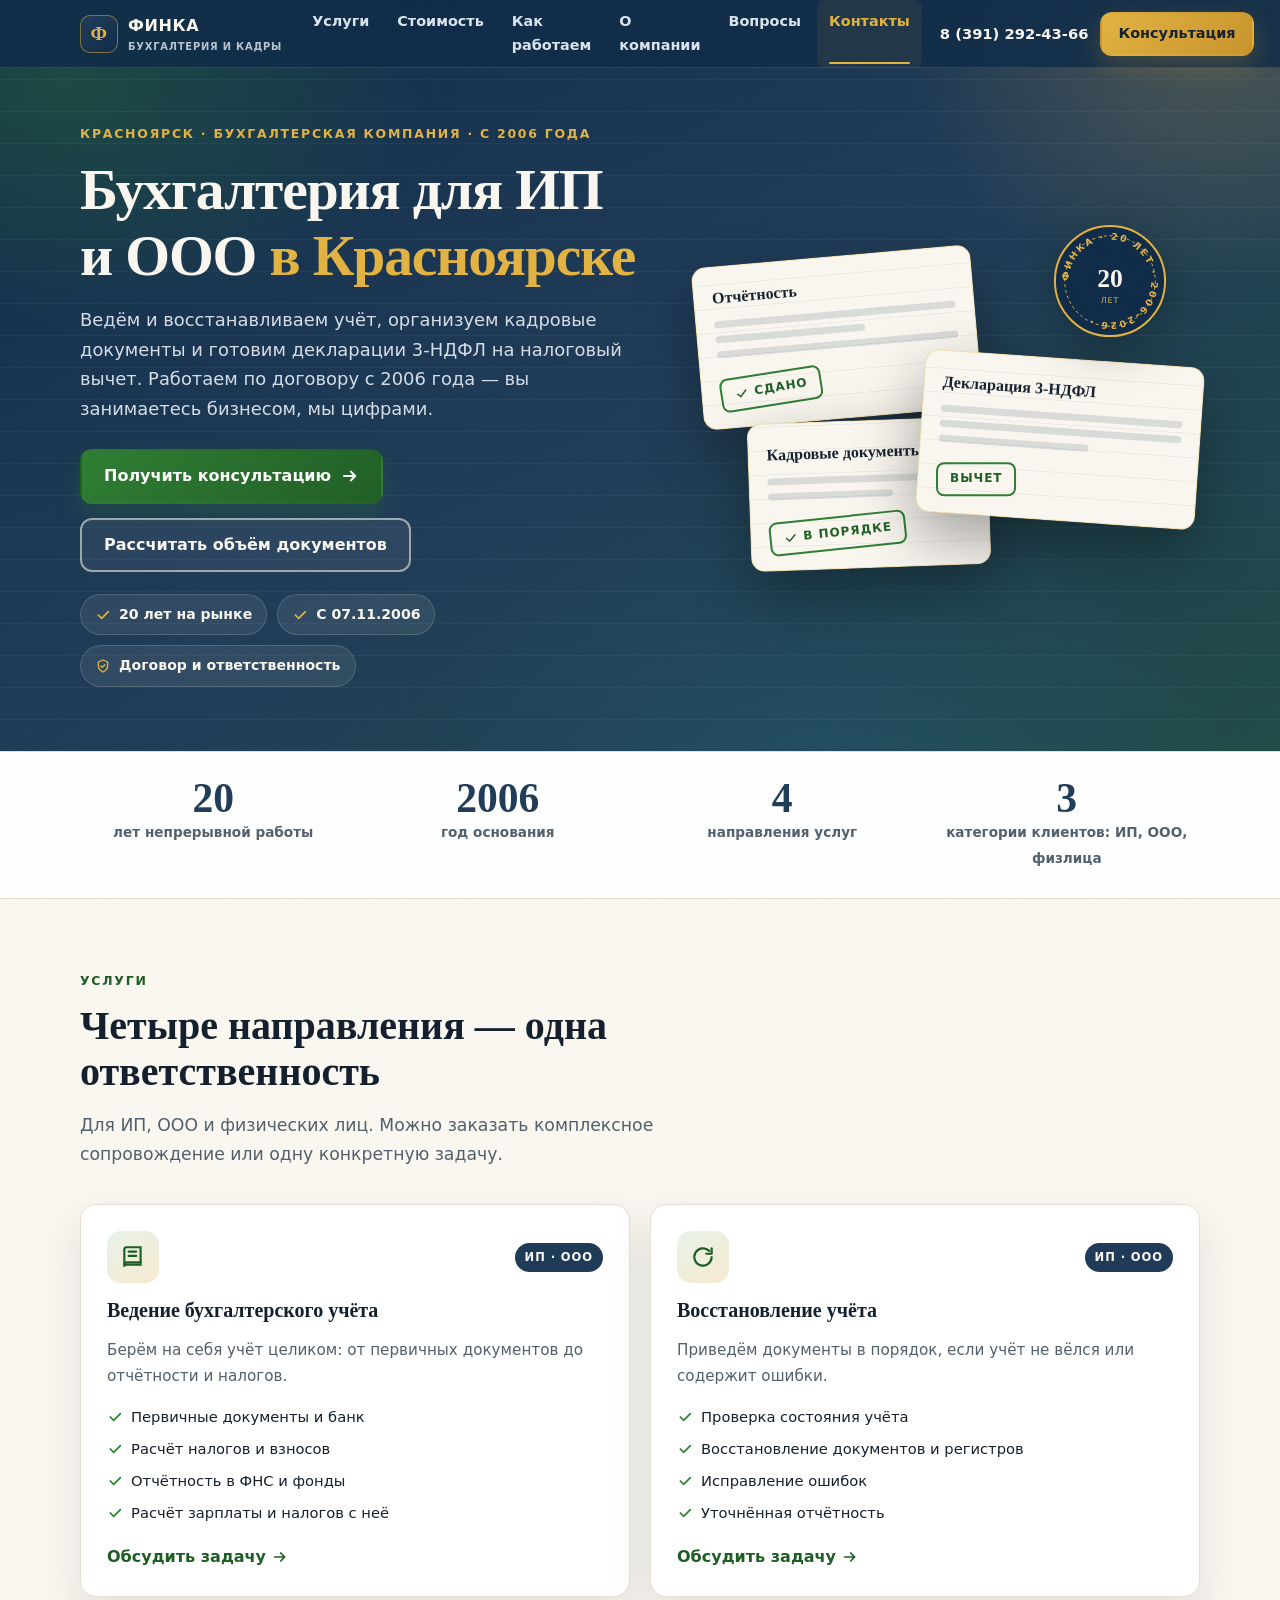
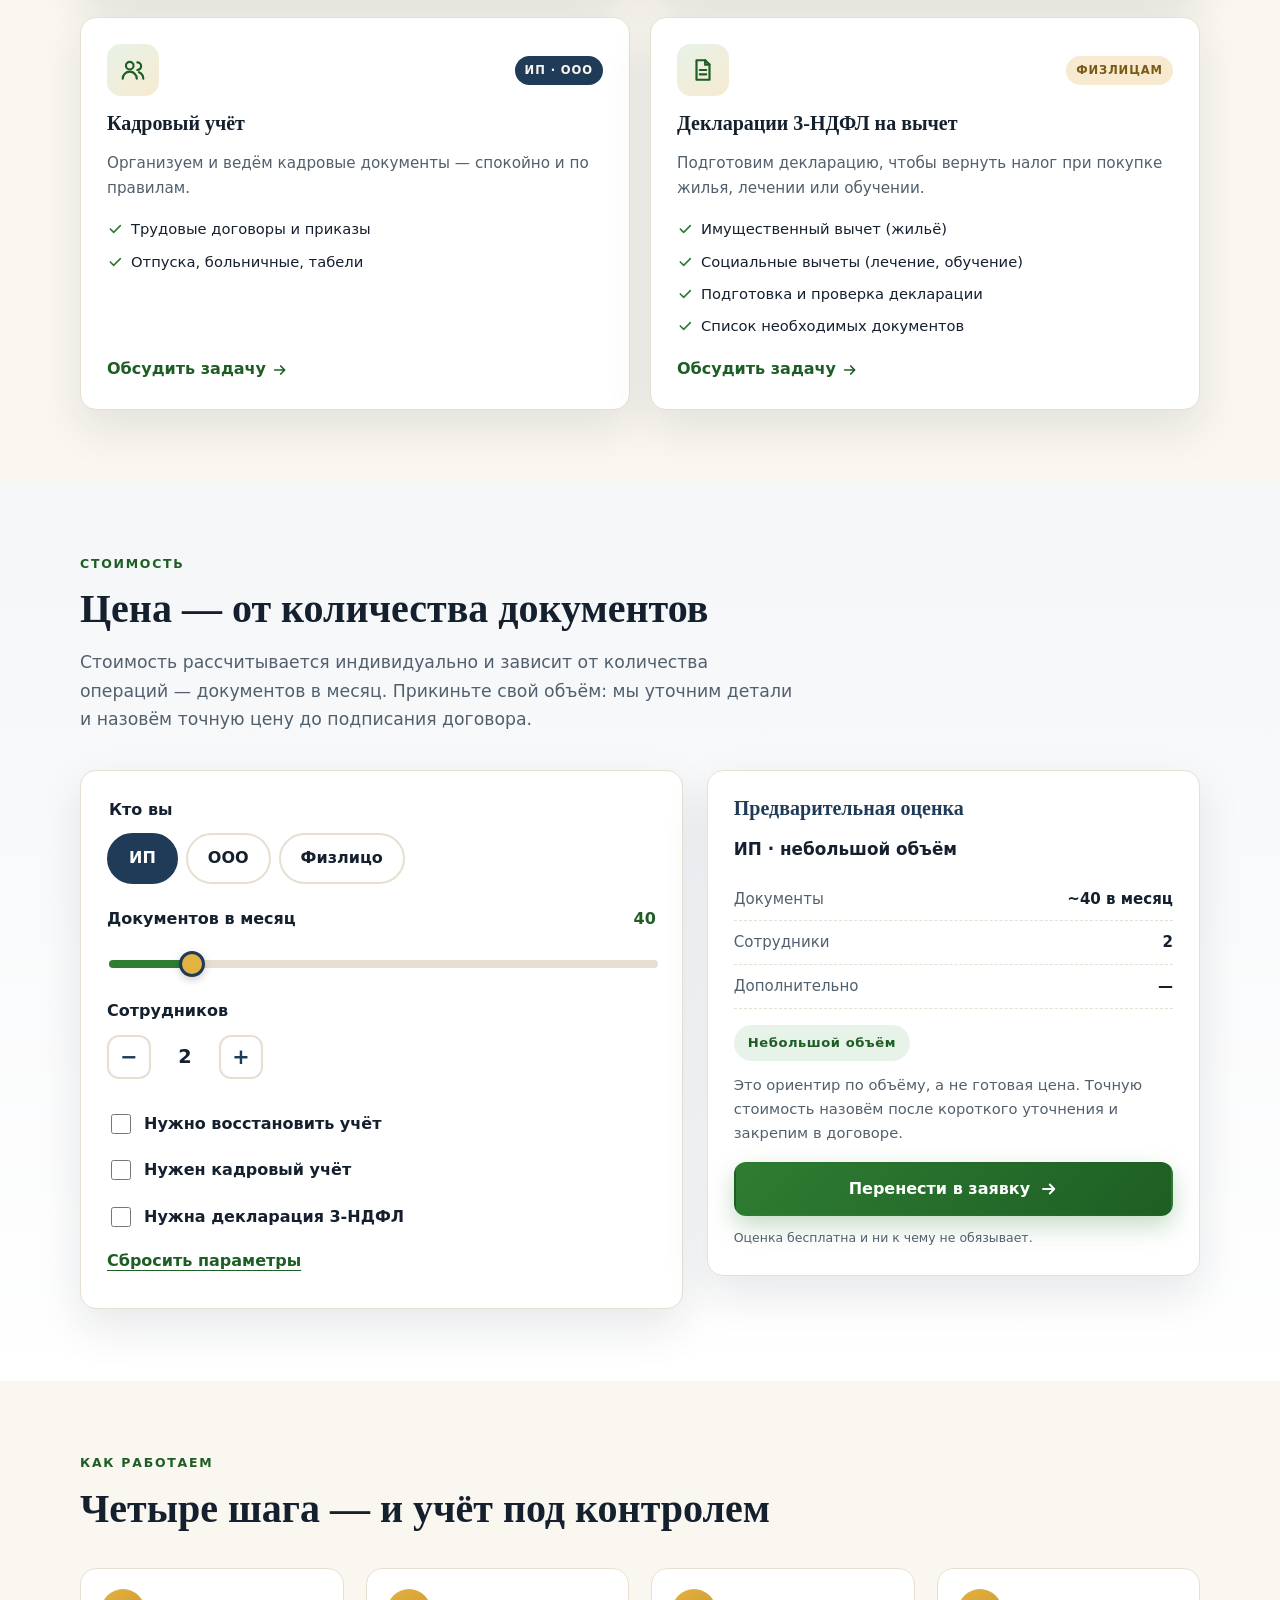
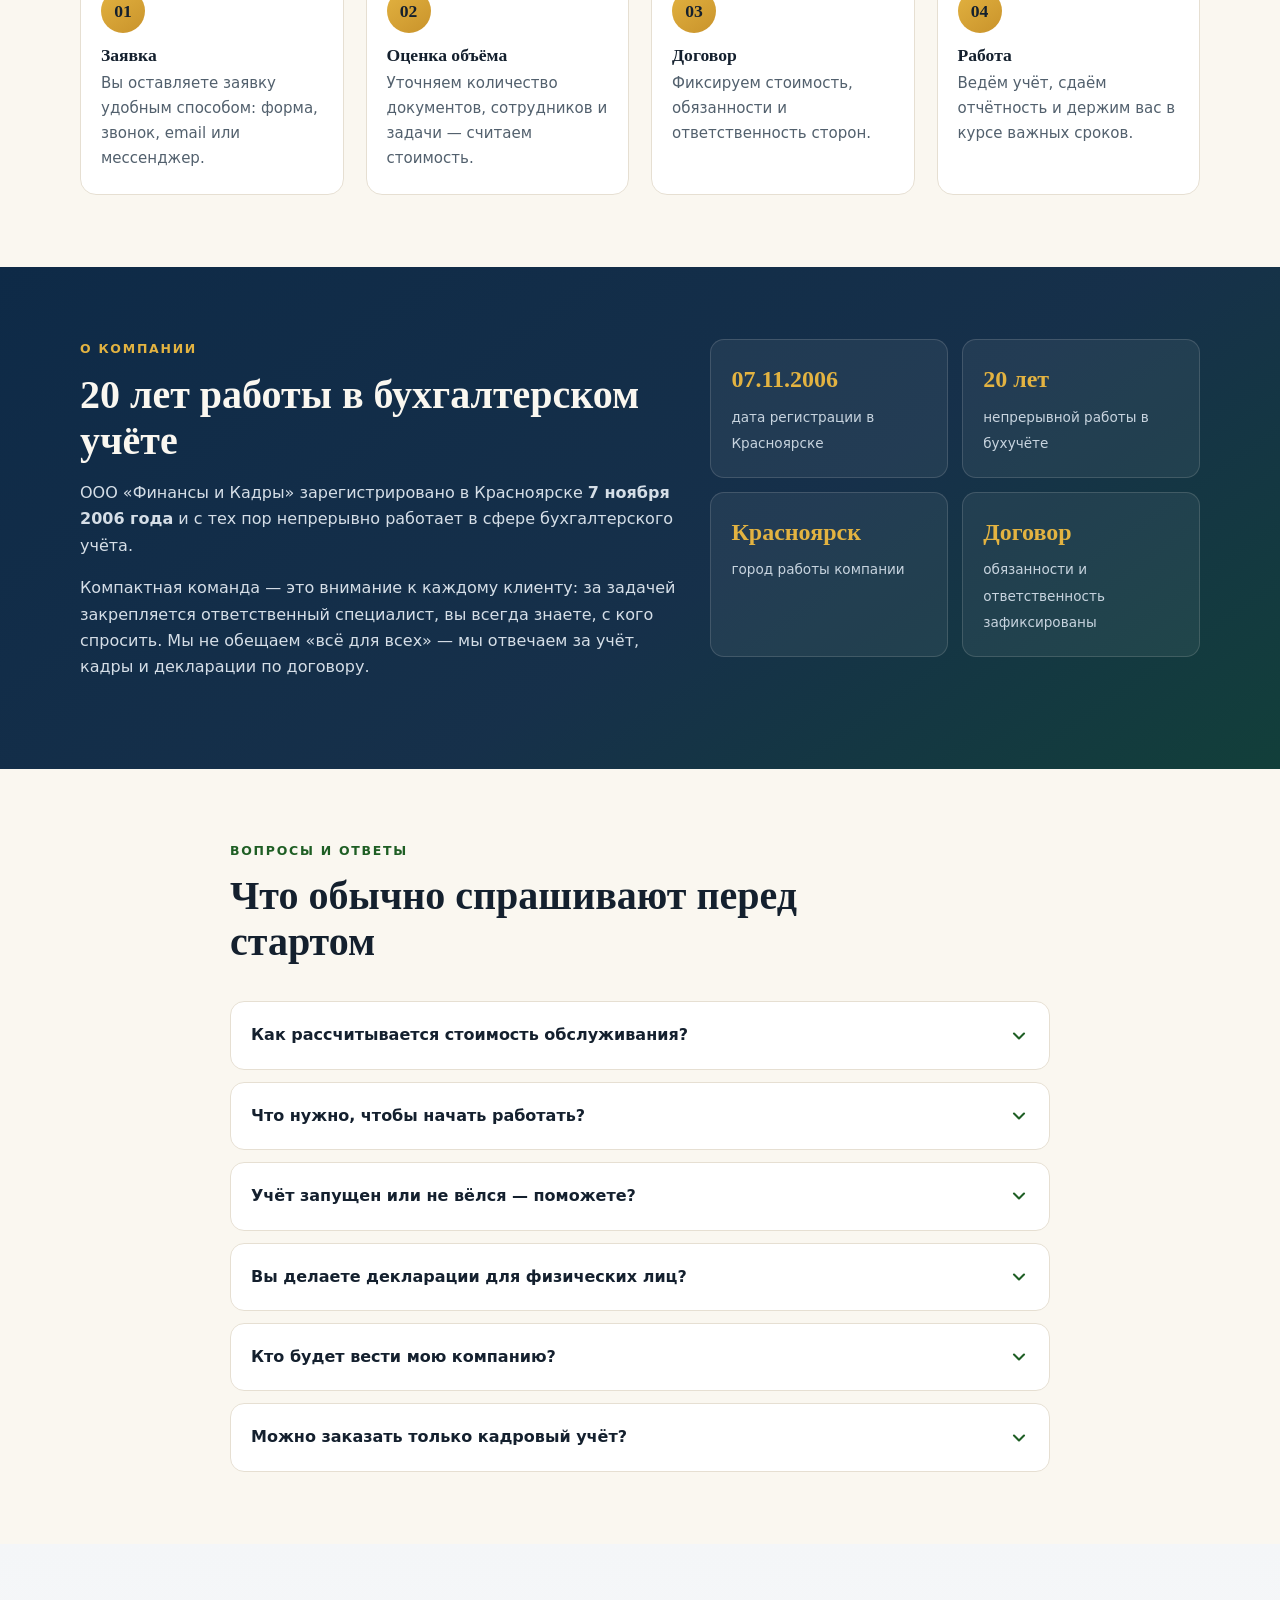
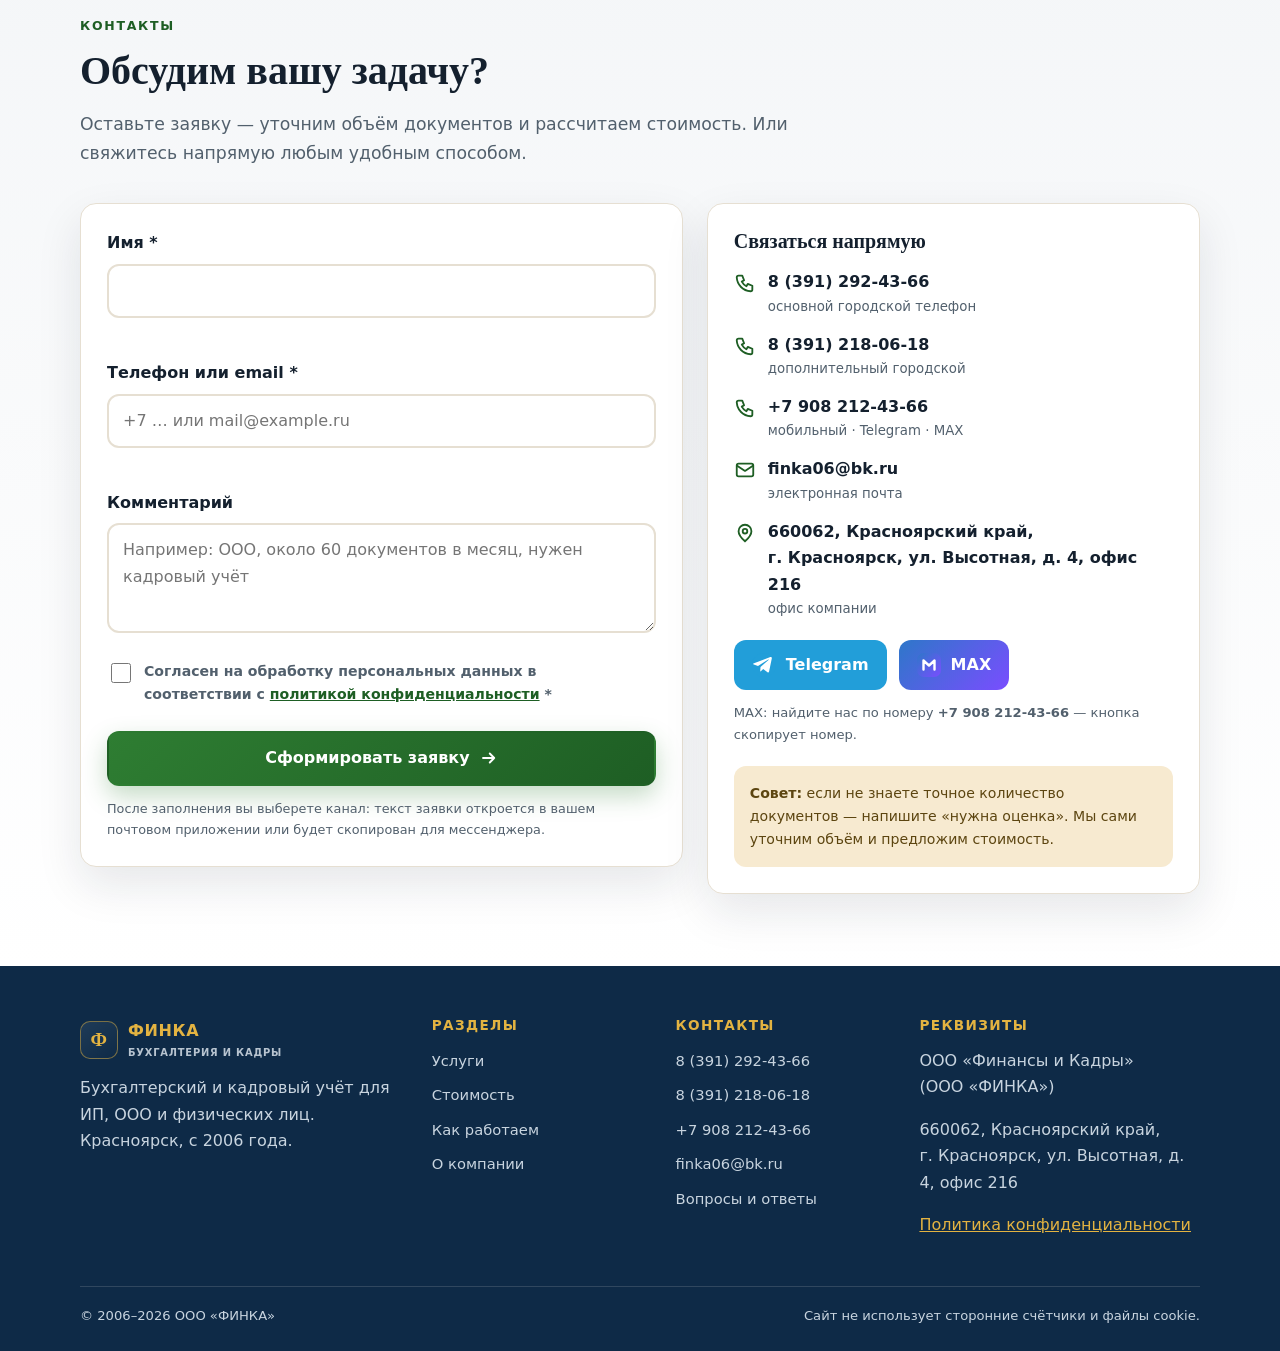
<file: index.html>
<!doctype html>
<html lang="ru">
<head>
  <meta charset="utf-8">
  <meta name="viewport" content="width=device-width, initial-scale=1">
  <title>Бухгалтерские услуги в Красноярске — ООО «ФИНКА» | Бухучёт, кадры, 3-НДФЛ</title>
  <meta name="description" content="Бухгалтерские услуги для ИП и ООО в Красноярске: ведение и восстановление учёта, кадровый учёт, декларации 3-НДФЛ на вычет. ООО «ФИНКА» — с 2006 года. Стоимость — по объёму документов.">
  <meta name="theme-color" content="#0E2A47">
  <meta property="og:title" content="ООО «ФИНКА» — бухгалтерия и кадры в Красноярске">
  <meta property="og:description" content="Ведение и восстановление учёта, кадровые документы, 3-НДФЛ на вычет. 20 лет работы. Стоимость — по количеству документов.">
  <meta property="og:type" content="website">
  <meta property="og:locale" content="ru_RU">
  <link rel="icon" href="data:image/svg+xml,%3Csvg xmlns='http://www.w3.org/2000/svg' viewBox='0 0 64 64'%3E%3Crect width='64' height='64' rx='14' fill='%230E2A47'/%3E%3Cpath d='M18 18h28v6H18zm0 12h20v6H18zm0 12h14v6H18z' fill='%23E3B341'/%3E%3Cpath d='m42 44 6 6 10-14' fill='none' stroke='%232E7D32' stroke-width='5' stroke-linecap='round' stroke-linejoin='round'/%3E%3C/svg%3E">
  <link rel="stylesheet" href="css/base.css">
  <link rel="stylesheet" href="css/landing.css">
  <script>document.documentElement.classList.add('js');</script>
  <script src="js/nav.js" defer></script>
  <script src="js/main.js" defer></script>
  <script type="application/ld+json">
  {
    "@context": "https://schema.org",
    "@type": "AccountingService",
    "name": "ООО «Финансы и Кадры»",
    "alternateName": "ФИНКА",
    "foundingDate": "2006-11-07",
    "email": "finka06@bk.ru",
    "telephone": ["+73912924366", "+73912180618", "+79082124366"],
    "address": {
      "@type": "PostalAddress",
      "postalCode": "660062",
      "addressRegion": "Красноярский край",
      "addressLocality": "Красноярск",
      "streetAddress": "ул. Высотная, д. 4, офис 216",
      "addressCountry": "RU"
    },
    "areaServed": "Красноярск",
    "description": "Бухгалтерское обслуживание ИП и ООО, восстановление учёта, кадровый учёт, декларации 3-НДФЛ на налоговый вычет."
  }
  </script>
</head>
<body>
  <svg width="0" height="0" style="position:absolute" aria-hidden="true">
    <defs>
      <linearGradient id="maxGrad" x1="0" y1="0" x2="1" y2="1"><stop offset="0" stop-color="#2E77C9"/><stop offset="1" stop-color="#7A4DFF"/></linearGradient>
      <symbol id="i-check" viewBox="0 0 24 24"><path d="m5 12 5 5L20 7" fill="none" stroke="currentColor" stroke-width="2.5" stroke-linecap="round" stroke-linejoin="round"/></symbol>
      <symbol id="i-book" viewBox="0 0 24 24"><path d="M4 5a2 2 0 0 1 2-2h13v16H6a2 2 0 0 0-2 2V5Z" fill="none" stroke="currentColor" stroke-width="2"/><path d="M4 19a2 2 0 0 1 2-2h13M8 7h7M8 11h7" fill="none" stroke="currentColor" stroke-width="2" stroke-linecap="round"/></symbol>
      <symbol id="i-refresh" viewBox="0 0 24 24"><path d="M20 12a8 8 0 1 1-2.34-5.66M20 4v5h-5" fill="none" stroke="currentColor" stroke-width="2" stroke-linecap="round" stroke-linejoin="round"/></symbol>
      <symbol id="i-users" viewBox="0 0 24 24"><circle cx="9" cy="8" r="3.5" fill="none" stroke="currentColor" stroke-width="2"/><path d="M2.5 20a6.5 6.5 0 0 1 13 0M16 5a3.5 3.5 0 0 1 0 7M17.5 14a6.5 6.5 0 0 1 4 6" fill="none" stroke="currentColor" stroke-width="2" stroke-linecap="round"/></symbol>
      <symbol id="i-file" viewBox="0 0 24 24"><path d="M6 3h8l4 4v14H6V3Z" fill="none" stroke="currentColor" stroke-width="2" stroke-linejoin="round"/><path d="M14 3v4h4M9 12h6M9 16h6" fill="none" stroke="currentColor" stroke-width="2" stroke-linecap="round"/></symbol>
      <symbol id="i-phone" viewBox="0 0 24 24"><path d="M5 4h4l2 5-2.5 1.5a12 12 0 0 0 5 5L15 13l5 2v4a2 2 0 0 1-2 2A16 16 0 0 1 3 6a2 2 0 0 1 2-2Z" fill="none" stroke="currentColor" stroke-width="2" stroke-linejoin="round"/></symbol>
      <symbol id="i-mail" viewBox="0 0 24 24"><rect x="3" y="5" width="18" height="14" rx="2" fill="none" stroke="currentColor" stroke-width="2"/><path d="m3 7 9 6 9-6" fill="none" stroke="currentColor" stroke-width="2" stroke-linejoin="round"/></symbol>
      <symbol id="i-pin" viewBox="0 0 24 24"><path d="M12 21s7-6.1 7-11a7 7 0 1 0-14 0c0 4.9 7 11 7 11Z" fill="none" stroke="currentColor" stroke-width="2"/><circle cx="12" cy="10" r="2.5" fill="none" stroke="currentColor" stroke-width="2"/></symbol>
      <symbol id="i-chev" viewBox="0 0 24 24"><path d="m6 9 6 6 6-6" fill="none" stroke="currentColor" stroke-width="2.5" stroke-linecap="round" stroke-linejoin="round"/></symbol>
      <symbol id="i-arrow" viewBox="0 0 24 24"><path d="M4 12h15m-6-6 6 6-6 6" fill="none" stroke="currentColor" stroke-width="2.5" stroke-linecap="round" stroke-linejoin="round"/></symbol>
      <symbol id="i-shield" viewBox="0 0 24 24"><path d="M12 3 5 6v5c0 5 3.4 8.4 7 10 3.6-1.6 7-5 7-10V6l-7-3Z" fill="none" stroke="currentColor" stroke-width="2" stroke-linejoin="round"/><path d="m9 12 2 2 4-4" fill="none" stroke="currentColor" stroke-width="2" stroke-linecap="round" stroke-linejoin="round"/></symbol>
      <symbol id="i-tg" viewBox="0 0 24 24"><circle cx="12" cy="12" r="12" fill="#229ED9"/><path d="m19.8 5.4-2.7 13.1c-.2 1-.8 1.2-1.6.8l-4.3-3.2-2.1 2c-.2.2-.4.4-.9.4l.3-4.4 8-7.2c.4-.3-.1-.5-.6-.2l-9.9 6.2-4.2-1.3c-.9-.3-.9-.9.2-1.3l16.4-6.3c.8-.3 1.5.2 1.4 1.4Z" fill="#fff"/></symbol>
      <symbol id="i-max" viewBox="0 0 24 24"><rect width="24" height="24" rx="7" fill="url(#maxGrad)"/><path d="M6.5 16.5V7.5l5.5 5 5.5-5v9" fill="none" stroke="#fff" stroke-width="2.4" stroke-linecap="round" stroke-linejoin="round"/></symbol>
    </defs>
  </svg>

  <a class="skip" href="#main">К основному содержимому</a>
  <div class="grain" aria-hidden="true"></div>

  <header class="site-header" id="siteHeader">
    <div class="wrap header-inner">
      <a class="brand" href="#hero" aria-label="ФИНКА — на главную">
        <span class="brand-mark">Ф</span>
        <span>ФИНКА<small>бухгалтерия и кадры</small></span>
      </a>
      <nav class="site-nav" id="siteNav" aria-label="Основная навигация">
        <a href="#services">Услуги</a>
        <a href="#pricing">Стоимость</a>
        <a href="#process">Как работаем</a>
        <a href="#about">О компании</a>
        <a href="#faq">Вопросы</a>
        <a href="#contact">Контакты</a>
      </nav>
      <div class="header-actions">
        <a class="h-phone" href="tel:+73912924366">8 (391) 292-43-66</a>
        <a class="btn btn-gold btn-sm" href="#contact">Консультация</a>
        <button class="burger" id="burger" type="button" aria-expanded="false" aria-controls="siteNav" aria-label="Открыть меню">
          <span></span><span></span><span></span>
        </button>
      </div>
    </div>
  </header>

  <main id="main">
    <section class="hero" id="hero">
      <div class="wrap hero-grid">
        <div class="hero-copy">
          <p class="eyebrow rise">Красноярск · бухгалтерская компания · с 2006 года</p>
          <h1 class="rise">Бухгалтерия для ИП и ООО <em>в Красноярске</em></h1>
          <p class="hero-lead rise">Ведём и восстанавливаем учёт, организуем кадровые документы и готовим декларации 3-НДФЛ на налоговый вычет. Работаем по договору с 2006 года — вы занимаетесь бизнесом, мы цифрами.</p>
          <div class="cta-row rise">
            <a class="btn btn-green" href="#contact">Получить консультацию <svg width="18" height="18"><use href="#i-arrow"/></svg></a>
            <a class="btn btn-ghost" href="#pricing">Рассчитать объём документов</a>
          </div>
          <ul class="chips rise">
            <li><svg><use href="#i-check"/></svg>20 лет на рынке</li>
            <li><svg><use href="#i-check"/></svg>С 07.11.2006</li>
            <li><svg><use href="#i-shield"/></svg>Договор и ответственность</li>
          </ul>
        </div>
        <div class="hero-art rise" aria-hidden="true">
          <div class="doc-card doc-1" data-speed="0.05">
            <div class="doc-title">Отчётность</div>
            <div class="doc-line"></div><div class="doc-line short"></div><div class="doc-line"></div>
            <span class="doc-stamp"><svg width="14" height="14"><use href="#i-check"/></svg>СДАНО</span>
          </div>
          <div class="doc-card doc-2" data-speed="-0.04">
            <div class="doc-title">Декларация 3-НДФЛ</div>
            <div class="doc-line"></div><div class="doc-line"></div><div class="doc-line short"></div>
            <span class="doc-stamp">ВЫЧЕТ</span>
          </div>
          <div class="doc-card doc-3" data-speed="0.03">
            <div class="doc-title">Кадровые документы</div>
            <div class="doc-line"></div><div class="doc-line short"></div>
            <span class="doc-stamp"><svg width="14" height="14"><use href="#i-check"/></svg>В ПОРЯДКЕ</span>
          </div>
          <div class="seal" data-speed="-0.06">
            <svg viewBox="0 0 120 120">
              <defs><path id="sealPath" d="M60 60 m-42 0 a42 42 0 1 1 84 0 a42 42 0 1 1 -84 0"/></defs>
              <circle cx="60" cy="60" r="56" fill="#0E2A47" stroke="#E3B341" stroke-width="2"/>
              <circle cx="60" cy="60" r="46" fill="none" stroke="#E3B341" stroke-width="1" stroke-dasharray="3 3"/>
              <text fill="#E3B341" font-size="9.5" font-weight="700" letter-spacing="2"><textPath href="#sealPath">ФИНКА · 20 ЛЕТ · 2006–2026 ·</textPath></text>
              <text x="60" y="66" text-anchor="middle" fill="#FAF7F0" font-size="26" font-family="Georgia,serif" font-weight="700">20</text>
              <text x="60" y="82" text-anchor="middle" fill="#E3B341" font-size="8" letter-spacing="1">ЛЕТ</text>
            </svg>
          </div>
        </div>
      </div>
    </section>

    <section class="stats" aria-label="Ключевые факты">
      <div class="wrap stats-grid">
        <div class="stat"><b data-count="20">20</b><span>лет непрерывной работы</span></div>
        <div class="stat"><b>2006</b><span>год основания</span></div>
        <div class="stat"><b data-count="4">4</b><span>направления услуг</span></div>
        <div class="stat"><b data-count="3">3</b><span>категории клиентов: ИП, ООО, физлица</span></div>
      </div>
    </section>

    <section class="section" id="services">
      <div class="wrap">
        <header class="sec-head reveal">
          <p class="eyebrow">Услуги</p>
          <h2>Четыре направления — одна ответственность</h2>
          <p class="sec-lead">Для ИП, ООО и физических лиц. Можно заказать комплексное сопровождение или одну конкретную задачу.</p>
        </header>
        <div class="services-grid">
          <article class="card service reveal">
            <div class="service-top"><span class="service-icon"><svg><use href="#i-book"/></svg></span><span class="tag">ИП · ООО</span></div>
            <h3>Ведение бухгалтерского учёта</h3>
            <p>Берём на себя учёт целиком: от первичных документов до отчётности и налогов.</p>
            <ul>
              <li><svg><use href="#i-check"/></svg>Первичные документы и банк</li>
              <li><svg><use href="#i-check"/></svg>Расчёт налогов и взносов</li>
              <li><svg><use href="#i-check"/></svg>Отчётность в ФНС и фонды</li>
              <li><svg><use href="#i-check"/></svg>Расчёт зарплаты и налогов с неё</li>
            </ul>
            <a class="s-link" href="#contact" data-service="Ведение бухгалтерского учёта">Обсудить задачу <svg width="16" height="16"><use href="#i-arrow"/></svg></a>
          </article>
          <article class="card service reveal" data-delay="1">
            <div class="service-top"><span class="service-icon"><svg><use href="#i-refresh"/></svg></span><span class="tag">ИП · ООО</span></div>
            <h3>Восстановление учёта</h3>
            <p>Приведём документы в порядок, если учёт не вёлся или содержит ошибки.</p>
            <ul>
              <li><svg><use href="#i-check"/></svg>Проверка состояния учёта</li>
              <li><svg><use href="#i-check"/></svg>Восстановление документов и регистров</li>
              <li><svg><use href="#i-check"/></svg>Исправление ошибок</li>
              <li><svg><use href="#i-check"/></svg>Уточнённая отчётность</li>
            </ul>
            <a class="s-link" href="#contact" data-service="Восстановление бухгалтерского учёта">Обсудить задачу <svg width="16" height="16"><use href="#i-arrow"/></svg></a>
          </article>
          <article class="card service reveal" data-delay="2">
            <div class="service-top"><span class="service-icon"><svg><use href="#i-users"/></svg></span><span class="tag">ИП · ООО</span></div>
            <h3>Кадровый учёт</h3>
            <p>Организуем и ведём кадровые документы — спокойно и по правилам.</p>
            <ul>
              <li><svg><use href="#i-check"/></svg>Трудовые договоры и приказы</li>
              <li><svg><use href="#i-check"/></svg>Отпуска, больничные, табели</li>
            </ul>
            <a class="s-link" href="#contact" data-service="Кадровый учёт">Обсудить задачу <svg width="16" height="16"><use href="#i-arrow"/></svg></a>
          </article>
          <article class="card service reveal" data-delay="3">
            <div class="service-top"><span class="service-icon"><svg><use href="#i-file"/></svg></span><span class="tag tag-gold">Физлицам</span></div>
            <h3>Декларации 3-НДФЛ на вычет</h3>
            <p>Подготовим декларацию, чтобы вернуть налог при покупке жилья, лечении или обучении.</p>
            <ul>
              <li><svg><use href="#i-check"/></svg>Имущественный вычет (жильё)</li>
              <li><svg><use href="#i-check"/></svg>Социальные вычеты (лечение, обучение)</li>
              <li><svg><use href="#i-check"/></svg>Подготовка и проверка декларации</li>
              <li><svg><use href="#i-check"/></svg>Список необходимых документов</li>
            </ul>
            <a class="s-link" href="#contact" data-service="Декларация 3-НДФЛ на налоговый вычет">Обсудить задачу <svg width="16" height="16"><use href="#i-arrow"/></svg></a>
          </article>
        </div>
      </div>
    </section>

    <section class="section section-tint" id="pricing">
      <div class="wrap">
        <header class="sec-head reveal">
          <p class="eyebrow">Стоимость</p>
          <h2>Цена — от количества документов</h2>
          <p class="sec-lead">Стоимость рассчитывается индивидуально и зависит от количества операций — документов в месяц. Прикиньте свой объём: мы уточним детали и назовём точную цену до подписания договора.</p>
        </header>
        <div class="calc-grid">
          <div class="card calc-controls reveal">
            <fieldset>
              <legend>Кто вы</legend>
              <div class="seg-row">
                <label class="seg-pill"><input type="radio" name="segment" value="ip" checked><span>ИП</span></label>
                <label class="seg-pill"><input type="radio" name="segment" value="ooo"><span>ООО</span></label>
                <label class="seg-pill"><input type="radio" name="segment" value="phys"><span>Физлицо</span></label>
              </div>
            </fieldset>
            <div id="bizControls">
              <div class="calc-row">
                <div class="calc-row-head"><label class="calc-label" for="docsRange">Документов в месяц</label><output id="docsOut" for="docsRange">40</output></div>
                <input type="range" id="docsRange" min="0" max="300" step="5" value="40">
              </div>
              <div class="calc-row">
                <span class="calc-label">Сотрудников</span>
                <div class="stepper">
                  <button type="button" id="staffMinus" aria-label="Уменьшить число сотрудников">−</button>
                  <b id="staffVal" aria-live="polite">2</b>
                  <button type="button" id="staffPlus" aria-label="Увеличить число сотрудников">+</button>
                </div>
              </div>
              <label class="check-row"><input type="checkbox" id="optRecovery"><span>Нужно восстановить учёт</span></label>
              <label class="check-row"><input type="checkbox" id="optHr"><span>Нужен кадровый учёт</span></label>
              <label class="check-row"><input type="checkbox" id="optNdfl"><span>Нужна декларация 3-НДФЛ</span></label>
            </div>
            <div id="physControls" hidden>
              <label class="calc-label" for="deductionSelect">Какой вычет нужен</label>
              <select id="deductionSelect">
                <option value="property">Имущественный — покупка жилья</option>
                <option value="social">Социальный — лечение, обучение</option>
                <option value="multi">Несколько вычетов</option>
              </select>
            </div>
            <button type="button" class="btn-text" id="calcReset">Сбросить параметры</button>
          </div>
          <aside class="card calc-summary reveal" data-delay="1" aria-live="polite">
            <h3>Предварительная оценка</h3>
            <p id="calcProfile">ИП · небольшой объём</p>
            <div id="calcRows"></div>
            <span class="volume vol-s" id="volumeBadge">Небольшой объём</span>
            <p class="calc-note">Это ориентир по объёму, а не готовая цена. Точную стоимость назовём после короткого уточнения и закрепим в договоре.</p>
            <button type="button" class="btn btn-green" id="calcTransfer" style="width:100%">Перенести в заявку <svg width="18" height="18"><use href="#i-arrow"/></svg></button>
            <p class="fineprint">Оценка бесплатна и ни к чему не обязывает.</p>
          </aside>
        </div>
      </div>
    </section>

    <section class="section" id="process">
      <div class="wrap">
        <header class="sec-head reveal">
          <p class="eyebrow">Как работаем</p>
          <h2>Четыре шага — и учёт под контролем</h2>
        </header>
        <ol class="steps">
          <li class="step reveal"><span class="step-num">01</span><h3>Заявка</h3><p>Вы оставляете заявку удобным способом: форма, звонок, email или мессенджер.</p></li>
          <li class="step reveal" data-delay="1"><span class="step-num">02</span><h3>Оценка объёма</h3><p>Уточняем количество документов, сотрудников и задачи — считаем стоимость.</p></li>
          <li class="step reveal" data-delay="2"><span class="step-num">03</span><h3>Договор</h3><p>Фиксируем стоимость, обязанности и ответственность сторон.</p></li>
          <li class="step reveal" data-delay="3"><span class="step-num">04</span><h3>Работа</h3><p>Ведём учёт, сдаём отчётность и держим вас в курсе важных сроков.</p></li>
        </ol>
      </div>
    </section>

    <section class="section section-dark" id="about">
      <div class="wrap about-grid">
        <div class="about-copy reveal">
          <p class="eyebrow">О компании</p>
          <h2>20 лет работы в бухгалтерском учёте</h2>
          <p>ООО «Финансы и Кадры» зарегистрировано в Красноярске <strong>7 ноября 2006 года</strong> и с тех пор непрерывно работает в сфере бухгалтерского учёта.</p>
          <p>Компактная команда — это внимание к каждому клиенту: за задачей закрепляется ответственный специалист, вы всегда знаете, с кого спросить. Мы не обещаем «всё для всех» — мы отвечаем за учёт, кадры и декларации по договору.</p>
        </div>
        <div class="facts reveal" data-delay="1">
          <div class="fact"><b>07.11.2006</b><span>дата регистрации в Красноярске</span></div>
          <div class="fact"><b>20 лет</b><span>непрерывной работы в бухучёте</span></div>
          <div class="fact"><b>Красноярск</b><span>город работы компании</span></div>
          <div class="fact"><b>Договор</b><span>обязанности и ответственность зафиксированы</span></div>
        </div>
      </div>
    </section>

    <section class="section" id="faq">
      <div class="wrap wrap-narrow">
        <header class="sec-head reveal">
          <p class="eyebrow">Вопросы и ответы</p>
          <h2>Что обычно спрашивают перед стартом</h2>
        </header>
        <div class="faq-list">
          <div class="faq-item reveal">
            <button class="faq-q" type="button" aria-expanded="false"><span>Как рассчитывается стоимость обслуживания?</span><svg><use href="#i-chev"/></svg></button>
            <div class="faq-a"><div class="faq-a-in"><p>Стоимость зависит от количества операций — документов в месяц — и набора задач. Предварительный объём можно прикинуть в калькуляторе выше, точную цену мы называем после уточнения и фиксируем в договоре.</p></div></div>
          </div>
          <div class="faq-item reveal" data-delay="1">
            <button class="faq-q" type="button" aria-expanded="false"><span>Что нужно, чтобы начать работать?</span><svg><use href="#i-chev"/></svg></button>
            <div class="faq-a"><div class="faq-a-in"><p>Оставьте заявку. Мы уточним задачи и объём документов, согласуем стоимость и подпишем договор. После этого вы передаёте документы — мы берём учёт на себя.</p></div></div>
          </div>
          <div class="faq-item reveal" data-delay="2">
            <button class="faq-q" type="button" aria-expanded="false"><span>Учёт запущен или не вёлся — поможете?</span><svg><use href="#i-chev"/></svg></button>
            <div class="faq-a"><div class="faq-a-in"><p>Да. Восстановление учёта — отдельное направление: проверим состояние, восстановим документы и отчётность, исправим ошибки и подготовим уточнённые отчёты.</p></div></div>
          </div>
          <div class="faq-item reveal">
            <button class="faq-q" type="button" aria-expanded="false"><span>Вы делаете декларации для физических лиц?</span><svg><use href="#i-chev"/></svg></button>
            <div class="faq-a"><div class="faq-a-in"><p>Да. Готовим декларации 3-НДФЛ на вычеты: при покупке жилья, расходах на лечение и обучение. Подскажем, какие документы нужны именно в вашей ситуации.</p></div></div>
          </div>
          <div class="faq-item reveal" data-delay="1">
            <button class="faq-q" type="button" aria-expanded="false"><span>Кто будет вести мою компанию?</span><svg><use href="#i-chev"/></svg></button>
            <div class="faq-a"><div class="faq-a-in"><p>Небольшая команда специалистов. За каждым клиентом закрепляется ответственный — вы всегда знаете, с кого спросить по своей задаче.</p></div></div>
          </div>
          <div class="faq-item reveal" data-delay="2">
            <button class="faq-q" type="button" aria-expanded="false"><span>Можно заказать только кадровый учёт?</span><svg><use href="#i-chev"/></svg></button>
            <div class="faq-a"><div class="faq-a-in"><p>Да. Организация кадрового учёта — отдельная услуга: трудовые договоры, приказы, отпуска, больничные, табели.</p></div></div>
          </div>
        </div>
      </div>
    </section>

    <section class="section section-tint" id="contact">
      <div class="wrap">
        <header class="sec-head reveal">
          <p class="eyebrow">Контакты</p>
          <h2>Обсудим вашу задачу?</h2>
          <p class="sec-lead">Оставьте заявку — уточним объём документов и рассчитаем стоимость. Или свяжитесь напрямую любым удобным способом.</p>
        </header>
        <div class="contact-grid">
          <div class="card form-card reveal">
            <form id="leadForm" novalidate>
              <div class="field">
                <label for="name">Имя <span aria-hidden="true">*</span></label>
                <input id="name" name="name" type="text" autocomplete="name" required aria-describedby="err-name">
                <span class="field-error" id="err-name" aria-live="polite"></span>
              </div>
              <div class="field">
                <label for="contactInput">Телефон или email <span aria-hidden="true">*</span></label>
                <input id="contactInput" name="contact" type="text" autocomplete="tel" required aria-describedby="err-contact" placeholder="+7 … или mail@example.ru">
                <span class="field-error" id="err-contact" aria-live="polite"></span>
              </div>
              <div class="field">
                <label for="message">Комментарий</label>
                <textarea id="message" name="message" placeholder="Например: ООО, около 60 документов в месяц, нужен кадровый учёт"></textarea>
              </div>
              <div class="hp" aria-hidden="true"><label>Не заполняйте это поле<input id="website" name="website" type="text" tabindex="-1" autocomplete="off"></label></div>
              <div class="field consent">
                <label><input id="consent" type="checkbox" required aria-describedby="err-consent"><span>Согласен на обработку персональных данных в соответствии с <a href="privacy.html" target="_blank" rel="noopener">политикой конфиденциальности</a> <span aria-hidden="true">*</span></span></label>
                <span class="field-error" id="err-consent" aria-live="polite"></span>
              </div>
              <button class="btn btn-green" type="submit" style="width:100%">Сформировать заявку <svg width="18" height="18"><use href="#i-arrow"/></svg></button>
              <p class="form-note">После заполнения вы выберете канал: текст заявки откроется в вашем почтовом приложении или будет скопирован для мессенджера.</p>
            </form>
            <div class="lead-success" id="leadSuccess" hidden>
              <span class="success-icon"><svg><use href="#i-check"/></svg></span>
              <h3>Заявка сформирована</h3>
              <p>Выберите канал — сообщение уже готово:</p>
              <pre id="successPreview"></pre>
              <div class="send-grid">
                <a class="btn btn-green" id="sendEmail" href="#">Отправить на email</a>
                <a class="btn btn-outline" id="sendTg" href="https://t.me/+79082124366" target="_blank" rel="noopener">Telegram</a>
                <a class="btn btn-outline" id="sendMax" href="https://max.ru" target="_blank" rel="noopener">MAX</a>
                <button class="btn btn-outline" id="copyMsg" type="button">Скопировать текст</button>
              </div>
              <button class="btn-text" id="editLead" type="button">← Изменить заявку</button>
            </div>
          </div>
          <aside class="card contact-side reveal" data-delay="1">
            <h3>Связаться напрямую</h3>
            <ul class="contact-list">
              <li><svg><use href="#i-phone"/></svg><div><a href="tel:+73912924366">8 (391) 292-43-66</a><small>основной городской телефон</small></div></li>
              <li><svg><use href="#i-phone"/></svg><div><a href="tel:+73912180618">8 (391) 218-06-18</a><small>дополнительный городской</small></div></li>
              <li><svg><use href="#i-phone"/></svg><div><a href="tel:+79082124366">+7 908 212-43-66</a><small>мобильный · Telegram · MAX</small></div></li>
              <li><svg><use href="#i-mail"/></svg><div><a href="mailto:finka06@bk.ru">finka06@bk.ru</a><small>электронная почта</small></div></li>
              <li><svg><use href="#i-pin"/></svg><div><address>660062, Красноярский край,<br>г. Красноярск, ул. Высотная, д. 4, офис 216</address><small>офис компании</small></div></li>
            </ul>
            <div class="messenger-row">
              <a class="m-btn m-tg" href="https://t.me/+79082124366" target="_blank" rel="noopener"><svg><use href="#i-tg"/></svg>Telegram</a>
              <a class="m-btn m-max" id="maxDirect" href="https://max.ru" target="_blank" rel="noopener"><svg><use href="#i-max"/></svg>MAX</a>
            </div>
            <p class="max-hint">MAX: найдите нас по номеру <strong>+7 908 212-43-66</strong> — кнопка скопирует номер.</p>
            <div class="side-note"><strong>Совет:</strong> если не знаете точное количество документов — напишите «нужна оценка». Мы сами уточним объём и предложим стоимость.</div>
          </aside>
        </div>
      </div>
    </section>
  </main>

  <footer class="site-footer">
    <div class="wrap footer-grid">
      <div>
        <a class="brand" href="#hero"><span class="brand-mark">Ф</span><span>ФИНКА<small>бухгалтерия и кадры</small></span></a>
        <p>Бухгалтерский и кадровый учёт для ИП, ООО и физических лиц. Красноярск, с 2006 года.</p>
      </div>
      <div>
        <h3>Разделы</h3>
        <ul class="footer-links">
          <li><a href="#services">Услуги</a></li>
          <li><a href="#pricing">Стоимость</a></li>
          <li><a href="#process">Как работаем</a></li>
          <li><a href="#about">О компании</a></li>
        </ul>
      </div>
      <div>
        <h3>Контакты</h3>
        <ul class="footer-links">
          <li><a href="tel:+73912924366">8 (391) 292-43-66</a></li>
          <li><a href="tel:+73912180618">8 (391) 218-06-18</a></li>
          <li><a href="tel:+79082124366">+7 908 212-43-66</a></li>
          <li><a href="mailto:finka06@bk.ru">finka06@bk.ru</a></li>
          <li><a href="#faq">Вопросы и ответы</a></li>
        </ul>
      </div>
      <div>
        <h3>Реквизиты</h3>
        <p>ООО «Финансы и Кадры»<br>(ООО «ФИНКА»)</p>
        <p>660062, Красноярский край,<br>г. Красноярск, ул. Высотная, д. 4, офис 216</p>
        <p><a href="privacy.html">Политика конфиденциальности</a></p>
      </div>
    </div>
    <div class="wrap footer-bottom">
      <span>© 2006–<span id="year">2026</span> ООО «ФИНКА»</span>
      <span>Сайт не использует сторонние счётчики и файлы cookie.</span>
    </div>
  </footer>

  <div class="mobile-cta" id="mobileCta">
    <a class="m-call" href="tel:+73912924366" aria-label="Позвонить по номеру 8 (391) 292-43-66"><svg><use href="#i-phone"/></svg></a>
    <a class="btn btn-gold" href="#contact">Получить консультацию</a>
  </div>
  <div class="toast" id="toast" role="status" aria-live="polite"></div>
</body>
</html>
</file>
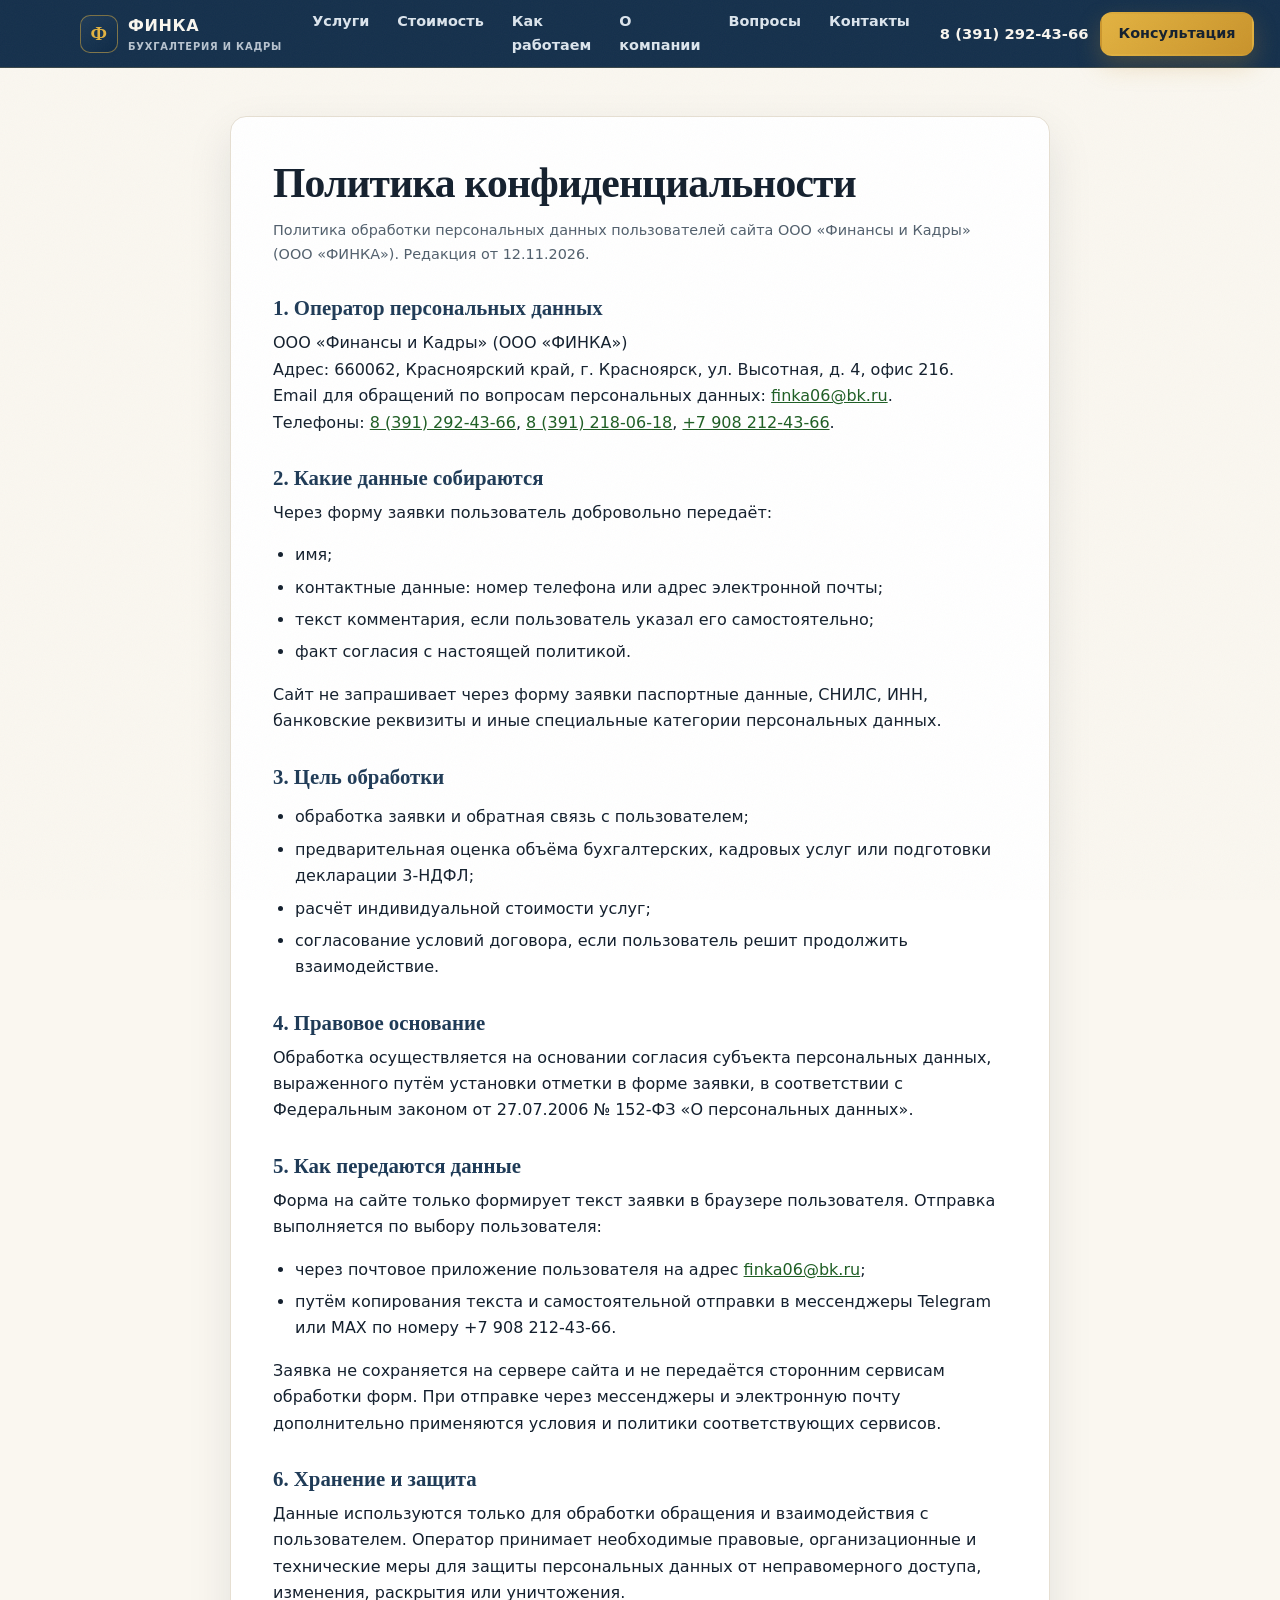
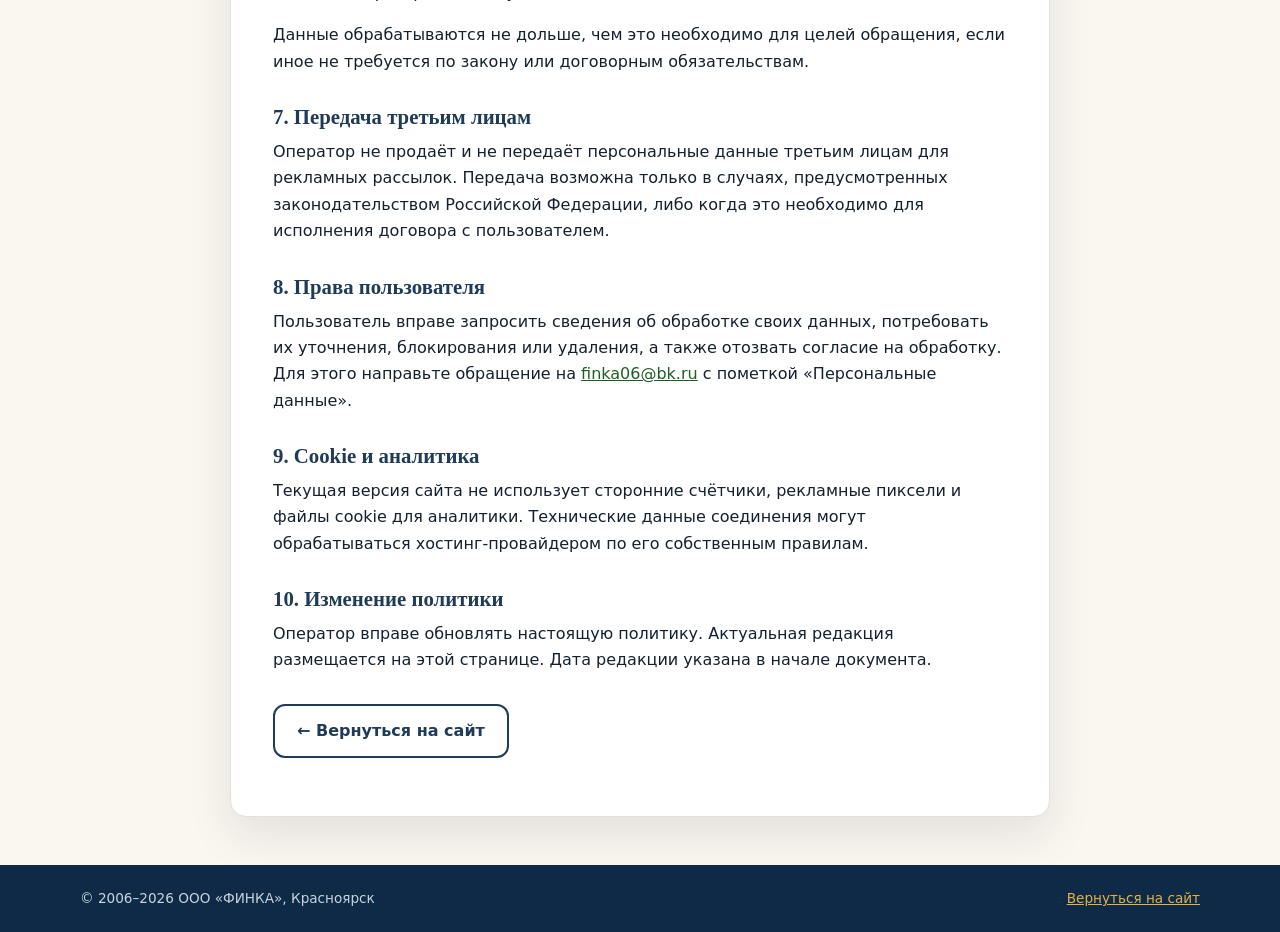
<file: privacy.html>
<!doctype html>
<html lang="ru">
<head>
  <meta charset="utf-8">
  <meta name="viewport" content="width=device-width, initial-scale=1">
  <title>Политика конфиденциальности — ООО «ФИНКА»</title>
  <meta name="description" content="Политика обработки персональных данных сайта ООО «ФИНКА», Красноярск, ул. Высотная, д. 4, офис 216.">
  <meta name="theme-color" content="#0E2A47">
  <link rel="icon" href="data:image/svg+xml,%3Csvg xmlns='http://www.w3.org/2000/svg' viewBox='0 0 64 64'%3E%3Crect width='64' height='64' rx='14' fill='%230E2A47'/%3E%3Cpath d='M18 18h28v6H18zm0 12h20v6H18zm0 12h14v6H18z' fill='%23E3B341'/%3E%3Cpath d='m42 44 6 6 10-14' fill='none' stroke='%232E7D32' stroke-width='5' stroke-linecap='round' stroke-linejoin='round'/%3E%3C/svg%3E">
  <link rel="stylesheet" href="css/base.css">
  <link rel="stylesheet" href="css/pages.css">
  <script src="js/nav.js" defer></script>
</head>
<body class="page-body">
  <div class="grain" aria-hidden="true"></div>

  <header class="site-header site-header--static" id="siteHeader">
    <div class="wrap header-inner">
      <a class="brand" href="index.html" aria-label="ФИНКА — на главную">
        <span class="brand-mark">Ф</span>
        <span>ФИНКА<small>бухгалтерия и кадры</small></span>
      </a>
      <nav class="site-nav" id="siteNav" aria-label="Основная навигация">
        <a href="index.html#services">Услуги</a>
        <a href="index.html#pricing">Стоимость</a>
        <a href="index.html#process">Как работаем</a>
        <a href="index.html#about">О компании</a>
        <a href="index.html#faq">Вопросы</a>
        <a href="index.html#contact">Контакты</a>
      </nav>
      <div class="header-actions">
        <a class="h-phone" href="tel:+73912924366">8 (391) 292-43-66</a>
        <a class="btn btn-gold btn-sm" href="index.html#contact">Консультация</a>
        <button class="burger" id="burger" type="button" aria-expanded="false" aria-controls="siteNav" aria-label="Открыть меню">
          <span></span><span></span><span></span>
        </button>
      </div>
    </div>
  </header>

  <main class="page-main">
    <div class="wrap-narrow">
      <article class="legal-card">
        <h1>Политика конфиденциальности</h1>
        <p class="legal-meta">Политика обработки персональных данных пользователей сайта ООО «Финансы и Кадры» (ООО «ФИНКА»). Редакция от 12.11.2026.</p>

        <h2>1. Оператор персональных данных</h2>
        <address>
          <p>ООО «Финансы и Кадры» (ООО «ФИНКА»)<br>
          Адрес: 660062, Красноярский край, г. Красноярск, ул. Высотная, д. 4, офис 216.<br>
          Email для обращений по вопросам персональных данных: <a href="mailto:finka06@bk.ru">finka06@bk.ru</a>.<br>
          Телефоны: <a href="tel:+73912924366">8 (391) 292-43-66</a>, <a href="tel:+73912180618">8 (391) 218-06-18</a>, <a href="tel:+79082124366">+7 908 212-43-66</a>.</p>
        </address>

        <h2>2. Какие данные собираются</h2>
        <p>Через форму заявки пользователь добровольно передаёт:</p>
        <ul>
          <li>имя;</li>
          <li>контактные данные: номер телефона или адрес электронной почты;</li>
          <li>текст комментария, если пользователь указал его самостоятельно;</li>
          <li>факт согласия с настоящей политикой.</li>
        </ul>
        <p>Сайт не запрашивает через форму заявки паспортные данные, СНИЛС, ИНН, банковские реквизиты и иные специальные категории персональных данных.</p>

        <h2>3. Цель обработки</h2>
        <ul>
          <li>обработка заявки и обратная связь с пользователем;</li>
          <li>предварительная оценка объёма бухгалтерских, кадровых услуг или подготовки декларации 3-НДФЛ;</li>
          <li>расчёт индивидуальной стоимости услуг;</li>
          <li>согласование условий договора, если пользователь решит продолжить взаимодействие.</li>
        </ul>

        <h2>4. Правовое основание</h2>
        <p>Обработка осуществляется на основании согласия субъекта персональных данных, выраженного путём установки отметки в форме заявки, в соответствии с Федеральным законом от 27.07.2006 № 152-ФЗ «О персональных данных».</p>

        <h2>5. Как передаются данные</h2>
        <p>Форма на сайте только формирует текст заявки в браузере пользователя. Отправка выполняется по выбору пользователя:</p>
        <ul>
          <li>через почтовое приложение пользователя на адрес <a href="mailto:finka06@bk.ru">finka06@bk.ru</a>;</li>
          <li>путём копирования текста и самостоятельной отправки в мессенджеры Telegram или MAX по номеру +7 908 212-43-66.</li>
        </ul>
        <p>Заявка не сохраняется на сервере сайта и не передаётся сторонним сервисам обработки форм. При отправке через мессенджеры и электронную почту дополнительно применяются условия и политики соответствующих сервисов.</p>

        <h2>6. Хранение и защита</h2>
        <p>Данные используются только для обработки обращения и взаимодействия с пользователем. Оператор принимает необходимые правовые, организационные и технические меры для защиты персональных данных от неправомерного доступа, изменения, раскрытия или уничтожения.</p>
        <p>Данные обрабатываются не дольше, чем это необходимо для целей обращения, если иное не требуется по закону или договорным обязательствам.</p>

        <h2>7. Передача третьим лицам</h2>
        <p>Оператор не продаёт и не передаёт персональные данные третьим лицам для рекламных рассылок. Передача возможна только в случаях, предусмотренных законодательством Российской Федерации, либо когда это необходимо для исполнения договора с пользователем.</p>

        <h2>8. Права пользователя</h2>
        <p>Пользователь вправе запросить сведения об обработке своих данных, потребовать их уточнения, блокирования или удаления, а также отозвать согласие на обработку. Для этого направьте обращение на <a href="mailto:finka06@bk.ru">finka06@bk.ru</a> с пометкой «Персональные данные».</p>

        <h2>9. Cookie и аналитика</h2>
        <p>Текущая версия сайта не использует сторонние счётчики, рекламные пиксели и файлы cookie для аналитики. Технические данные соединения могут обрабатываться хостинг-провайдером по его собственным правилам.</p>

        <h2>10. Изменение политики</h2>
        <p>Оператор вправе обновлять настоящую политику. Актуальная редакция размещается на этой странице. Дата редакции указана в начале документа.</p>

        <p style="margin-top:30px"><a class="btn btn-outline" href="index.html">← Вернуться на сайт</a></p>
      </article>
    </div>
  </main>

  <footer class="site-footer site-footer--compact">
    <div class="wrap footer-simple">
      <span>© 2006–<span id="year">2026</span> ООО «ФИНКА», Красноярск</span>
      <a href="index.html">Вернуться на сайт</a>
    </div>
  </footer>
</body>
</html>
</file>
<file: css/base.css>
/* ФИНКА — базовые стили: токены, сброс, типографика, кнопки, шапка, подвал.
   Подключается на ВСЕХ страницах сайта. */
:root{
  --ink:#14202E;--navy:#0E2A47;--navy-2:#1F3B57;--navy-3:#16304A;
  --green:#2E7D32;--green-2:#1E5E24;--green-soft:#E7F2E8;
  --gold:#C9932B;--gold-2:#E3B341;--gold-soft:#F7EAD0;
  --paper:#FAF7F0;--surface:#FFFFFF;--line:#E6DFD2;--tint:#F4F6F8;
  --muted:#52606D;--info:#2E77C9;--danger:#C62828;
  --header-h:68px;--radius:16px;--shadow:0 18px 45px rgba(20,32,46,.10);
  --font-body:system-ui,-apple-system,"Segoe UI",Roboto,Arial,sans-serif;
  --font-display:Georgia,"Times New Roman",serif;
}
*{box-sizing:border-box}
html{scroll-behavior:smooth;scrollbar-color:var(--navy-2) var(--paper);scrollbar-width:thin}
body{margin:0;font-family:var(--font-body);font-size:16px;line-height:1.65;color:var(--ink);background:var(--paper);overflow-x:hidden}
::selection{background:var(--gold-2);color:var(--ink)}
::-webkit-scrollbar{width:10px}
::-webkit-scrollbar-track{background:var(--paper)}
::-webkit-scrollbar-thumb{background:linear-gradient(var(--navy-2),var(--green));border-radius:8px;border:2px solid var(--paper)}
::-webkit-scrollbar-thumb:hover{background:var(--gold)}
a{color:var(--green-2)}
button,input,textarea,select{font:inherit}
button{cursor:pointer}
img,svg{display:block;max-width:100%}
[hidden]{display:none!important}
:focus-visible{outline:3px solid var(--gold-2);outline-offset:3px}
.skip{position:absolute;left:-9999px;top:8px;z-index:1000;background:var(--gold-2);color:var(--ink);padding:10px 16px;border-radius:8px;font-weight:700}
.skip:focus{left:8px}
.wrap{width:min(1120px,calc(100% - 32px));margin-inline:auto}
.wrap-narrow{width:min(820px,calc(100% - 32px));margin-inline:auto}
h1,h2,h3{font-family:var(--font-display);line-height:1.15;margin:0 0 16px;font-weight:700}
h1{font-size:clamp(2.1rem,6vw,3.6rem);letter-spacing:-.02em}
h2{font-size:clamp(1.7rem,4vw,2.5rem)}
h3{font-size:1.25rem}
p{margin:0 0 16px}
.eyebrow{margin:0 0 12px;font-size:.78rem;font-weight:800;letter-spacing:.14em;text-transform:uppercase;color:var(--green-2)}
.btn{display:inline-flex;align-items:center;justify-content:center;gap:10px;min-height:48px;padding:12px 22px;border-radius:12px;border:2px solid transparent;font-weight:800;text-decoration:none;transition:transform .2s,box-shadow .2s,background .2s;white-space:nowrap}
.btn:hover{transform:translateY(-2px)}
.btn:active{transform:translateY(0)}
.btn-green{background:linear-gradient(135deg,var(--green),var(--green-2));color:#fff;box-shadow:0 10px 24px rgba(46,125,50,.28)}
.btn-green:hover{box-shadow:0 14px 30px rgba(46,125,50,.36)}
.btn-gold{background:linear-gradient(135deg,var(--gold-2),var(--gold));color:var(--ink);box-shadow:0 10px 24px rgba(201,147,43,.25)}
.btn-ghost{background:rgba(255,255,255,.06);border-color:rgba(250,247,240,.55);color:var(--paper)}
.btn-ghost:hover{background:rgba(255,255,255,.12)}
.btn-outline{background:transparent;border-color:var(--navy-2);color:var(--navy-2)}
.btn-outline:hover{background:rgba(31,59,87,.06)}
.btn-sm{min-height:40px;padding:8px 16px;font-size:.9rem}
.btn-text{background:none;border:0;color:var(--green-2);font-weight:700;padding:8px 0;text-decoration:underline;text-underline-offset:4px}
.card{background:var(--surface);border:1px solid var(--line);border-radius:var(--radius);box-shadow:var(--shadow)}
.grain{position:fixed;inset:0;z-index:999;pointer-events:none;opacity:.035;background-image:url("data:image/svg+xml,%3Csvg xmlns='http://www.w3.org/2000/svg' width='180' height='180'%3E%3Cfilter id='n'%3E%3CfeTurbulence type='fractalNoise' baseFrequency='.9' numOctaves='3' stitchTiles='stitch'/%3E%3C/filter%3E%3Crect width='100%25' height='100%25' filter='url(%23n)'/%3E%3C/svg%3E")}
/* ---------- шапка ---------- */
.site-header{position:fixed;inset:0 0 auto;z-index:100;height:var(--header-h);background:rgba(14,42,71,.86);backdrop-filter:blur(14px);border-bottom:1px solid rgba(227,179,65,.18);transition:box-shadow .3s,background .3s}
.site-header--static{position:sticky;top:0;background:rgba(14,42,71,.97)}
.site-header.scrolled{background:rgba(14,42,71,.97);box-shadow:0 8px 30px rgba(0,0,0,.25)}
.header-inner{height:var(--header-h);display:flex;align-items:center;gap:18px}
.brand{display:flex;align-items:center;gap:10px;color:var(--paper);text-decoration:none;font-weight:900;letter-spacing:.04em;flex-shrink:0}
.brand-mark{width:38px;height:38px;border-radius:10px;background:linear-gradient(145deg,var(--navy-2),var(--navy));border:1px solid rgba(227,179,65,.5);display:grid;place-items:center;color:var(--gold-2);font-family:var(--font-display);font-size:1.2rem}
.brand small{display:block;font-size:.62rem;font-weight:600;letter-spacing:.08em;color:#B8C4D0;text-transform:uppercase}
.site-nav{display:flex;gap:4px;margin-left:auto}
.site-nav a{position:relative;color:#DCE5ED;text-decoration:none;font-size:.9rem;font-weight:600;padding:10px 12px;border-radius:8px;transition:color .2s,background .2s}
.site-nav a:hover,.site-nav a.active{color:var(--gold-2);background:rgba(227,179,65,.08)}
.site-nav a.active::after{content:"";position:absolute;left:12px;right:12px;bottom:4px;height:2px;background:var(--gold-2);border-radius:2px}
.header-actions{display:flex;align-items:center;gap:12px;margin-left:auto}
.h-phone{color:var(--paper);text-decoration:none;font-weight:800;font-size:.92rem;white-space:nowrap}
.burger{display:none;width:44px;height:44px;border:1px solid rgba(250,247,240,.3);background:transparent;border-radius:10px;padding:10px;flex-direction:column;justify-content:center;gap:5px}
.burger span{display:block;height:2px;background:var(--paper);border-radius:2px;transition:transform .25s,opacity .25s}
.burger.open span:nth-child(1){transform:translateY(7px) rotate(45deg)}
.burger.open span:nth-child(2){opacity:0}
.burger.open span:nth-child(3){transform:translateY(-7px) rotate(-45deg)}
/* ---------- подвал ---------- */
.site-footer{background:var(--navy);color:#C8D4DF;padding:52px 0 24px}
.site-footer--compact{padding:22px 0;font-size:.85rem}
.footer-grid{display:grid;gap:28px;margin-bottom:32px}
.site-footer .brand{margin-bottom:14px}
.site-footer h3{font-family:var(--font-body);font-size:.85rem;letter-spacing:.1em;text-transform:uppercase;color:var(--gold-2);margin-bottom:14px}
.footer-links{list-style:none;padding:0;margin:0;display:grid;gap:8px}
.footer-links a{color:#C8D4DF;text-decoration:none;font-size:.92rem}
.footer-links a:hover{color:var(--gold-2)}
.footer-bottom{border-top:1px solid rgba(250,247,240,.14);padding-top:18px;display:flex;flex-wrap:wrap;gap:12px;justify-content:space-between;font-size:.82rem}
.footer-simple{display:flex;justify-content:space-between;gap:12px;flex-wrap:wrap}
.site-footer a{color:var(--gold-2)}
.footer-links a{color:#C8D4DF}
/* ---------- адаптив шапки и подвала ---------- */
@media (min-width:640px){
  .footer-grid{grid-template-columns:1.4fr 1fr 1fr}
}
@media (min-width:900px){
  .footer-grid{grid-template-columns:1.5fr 1fr 1fr 1.3fr}
}
@media (max-width:1099px){.h-phone{display:none}}
@media (max-width:899px){
  .burger{display:flex}
  .header-actions .btn{display:none}
  .site-nav{position:fixed;top:var(--header-h);left:0;right:0;flex-direction:column;gap:0;padding:12px 16px 18px;background:rgba(14,42,71,.98);border-bottom:1px solid rgba(227,179,65,.25);transform:translateY(-12px);opacity:0;pointer-events:none;transition:opacity .25s,transform .25s;margin-left:0}
  .site-nav.open{transform:none;opacity:1;pointer-events:auto}
  .site-nav a{padding:14px 12px;font-size:1rem}
  .header-actions{margin-left:auto}
}
@media (max-width:480px){
  .brand small{display:none}
}
@media (prefers-reduced-motion:reduce){
  html{scroll-behavior:auto}
  *,*::before,*::after{animation-duration:.01ms!important;animation-iteration-count:1!important;transition-duration:.01ms!important}
}
</file>
<file: css/landing.css>
/* ФИНКА — стили только главной страницы (лендинга). Подключается после base.css. */
.section{padding:72px 0;position:relative;scroll-margin-top:calc(var(--header-h) + 16px)}
.section-tint{background:linear-gradient(180deg,var(--tint),#fff)}
.section-dark{background:linear-gradient(145deg,var(--navy) 0%,var(--navy-3) 58%,#123F3A 100%);color:var(--paper)}
.section-dark .eyebrow{color:var(--gold-2)}
.sec-head{max-width:720px;margin-bottom:36px}
.sec-lead{font-size:1.08rem;color:var(--muted)}
.section-dark .sec-lead{color:#C8D4DF}
/* ---------- первый экран ---------- */
.hero{position:relative;padding:calc(var(--header-h) + 56px) 0 64px;background:linear-gradient(150deg,var(--navy) 0%,var(--navy-2) 52%,#1E4A46 100%);color:var(--paper);overflow:hidden;scroll-margin-top:var(--header-h)}
.hero::before{content:"";position:absolute;inset:-20%;background:radial-gradient(600px 400px at 18% 22%,rgba(46,125,50,.35),transparent 60%),radial-gradient(520px 420px at 82% 18%,rgba(227,179,65,.22),transparent 60%),radial-gradient(700px 500px at 60% 90%,rgba(46,119,201,.18),transparent 60%);animation:aurora 16s ease-in-out infinite alternate;pointer-events:none}
.hero::after{content:"";position:absolute;inset:0;background-image:repeating-linear-gradient(0deg,transparent 0 31px,rgba(250,247,240,.045) 31px 32px);pointer-events:none}
@keyframes aurora{from{transform:translate(-2%,-1%) scale(1)}to{transform:translate(2%,2%) scale(1.06)}}
.hero-grid{position:relative;z-index:1;display:grid;gap:40px;align-items:center}
.hero .eyebrow{color:var(--gold-2)}
.hero h1 em{font-style:normal;color:var(--gold-2)}
.hero-lead{font-size:1.12rem;color:#D5DEE7;max-width:560px}
.cta-row{display:flex;flex-wrap:wrap;gap:14px;margin:26px 0 22px}
.chips{display:flex;flex-wrap:wrap;gap:10px;list-style:none;padding:0;margin:0}
.chips li{display:flex;align-items:center;gap:8px;padding:8px 14px;border-radius:999px;background:rgba(250,247,240,.08);border:1px solid rgba(250,247,240,.16);font-size:.88rem;font-weight:600}
.chips svg{width:16px;height:16px;color:var(--gold-2)}
.hero-art{position:relative;min-height:340px}
.doc-card{position:absolute;width:min(280px,78%);background:var(--paper);color:var(--ink);border-radius:14px;padding:18px;box-shadow:0 24px 60px rgba(0,0,0,.35);border:1px solid rgba(227,179,65,.35)}
.doc-card::before{content:"";position:absolute;inset:0;border-radius:14px;background:repeating-linear-gradient(0deg,transparent 0 23px,rgba(31,59,87,.06) 23px 24px);pointer-events:none}
.doc-title{font-family:var(--font-display);font-weight:700;font-size:1rem;margin-bottom:10px;position:relative}
.doc-line{height:7px;border-radius:4px;background:rgba(31,59,87,.14);margin:8px 0;position:relative}
.doc-line.short{width:62%}
.doc-stamp{display:inline-flex;align-items:center;gap:6px;margin-top:10px;padding:5px 12px;border:2px solid var(--green);color:var(--green-2);border-radius:8px;font-size:.75rem;font-weight:900;letter-spacing:.08em;transform:rotate(-4deg);position:relative}
.doc-1{top:6%;left:2%;transform:rotate(-5deg)}
.doc-2{top:36%;right:0;transform:rotate(4deg);z-index:2}
.doc-3{bottom:2%;left:12%;transform:rotate(-2deg);width:min(240px,68%)}
.seal{position:absolute;top:-4%;right:6%;width:118px;height:118px;z-index:3;filter:drop-shadow(0 10px 24px rgba(0,0,0,.3))}
.seal svg{animation:spin 44s linear infinite}
@keyframes spin{to{transform:rotate(360deg)}}
/* ---------- цифры ---------- */
.stats{background:var(--surface);border-block:1px solid var(--line);padding:26px 0}
.stats-grid{display:grid;grid-template-columns:repeat(2,1fr);gap:18px;text-align:center}
.stat b{display:block;font-family:var(--font-display);font-size:clamp(1.8rem,5vw,2.6rem);color:var(--navy-2);line-height:1}
.stat span{font-size:.85rem;color:var(--muted);font-weight:600}
/* ---------- услуги ---------- */
.services-grid{display:grid;gap:20px}
.service{padding:26px;display:flex;flex-direction:column;position:relative;overflow:hidden;transition:transform .25s,box-shadow .25s}
.service:hover{transform:translateY(-5px);box-shadow:0 22px 50px rgba(20,32,46,.16)}
.service::after{content:"";position:absolute;left:26px;right:26px;bottom:0;height:3px;background:linear-gradient(90deg,var(--green),var(--gold-2));transform:scaleX(0);transform-origin:left;transition:transform .3s}
.service:hover::after{transform:scaleX(1)}
.service-top{display:flex;align-items:center;justify-content:space-between;margin-bottom:16px}
.service-icon{width:52px;height:52px;border-radius:14px;display:grid;place-items:center;background:linear-gradient(145deg,var(--green-soft),var(--gold-soft));color:var(--green-2)}
.service-icon svg{width:26px;height:26px}
.tag{font-size:.72rem;font-weight:900;letter-spacing:.08em;text-transform:uppercase;padding:5px 10px;border-radius:999px;background:var(--navy-2);color:var(--paper)}
.tag-gold{background:var(--gold-soft);color:#7A5A14}
.service p{color:var(--muted);font-size:.95rem}
.service ul{list-style:none;padding:0;margin:0 0 18px;display:grid;gap:8px;font-size:.92rem}
.service li{display:flex;gap:8px;align-items:flex-start}
.service li svg{width:16px;height:16px;color:var(--green);flex-shrink:0;margin-top:4px}
.s-link{margin-top:auto;font-weight:800;text-decoration:none;display:inline-flex;align-items:center;gap:6px}
.s-link:hover{text-decoration:underline;text-underline-offset:4px}
/* ---------- калькулятор ---------- */
.calc-grid{display:grid;gap:24px;align-items:start}
.calc-controls,.calc-summary{padding:26px}
.calc-controls fieldset{border:0;padding:0;margin:0 0 22px}
.calc-controls legend,.calc-label{font-weight:800;margin-bottom:10px;display:block}
.seg-row{display:flex;gap:8px;flex-wrap:wrap}
.seg-pill{position:relative}
.seg-pill input{position:absolute;opacity:0;inset:0}
.seg-pill span{display:block;padding:10px 20px;border-radius:999px;border:2px solid var(--line);font-weight:800;transition:all .2s;min-height:44px}
.seg-pill input:checked+span{background:var(--navy-2);border-color:var(--navy-2);color:#fff}
.seg-pill input:focus-visible+span{outline:3px solid var(--gold-2);outline-offset:2px}
.calc-row{margin-bottom:22px}
.calc-row-head{display:flex;justify-content:space-between;align-items:baseline;margin-bottom:8px}
.calc-row-head output{font-weight:900;color:var(--green-2)}
input[type=range]{width:100%;height:8px;border-radius:6px;-webkit-appearance:none;appearance:none;background:linear-gradient(90deg,var(--green) 13%,var(--line) 13%);outline-offset:6px}
input[type=range]::-webkit-slider-thumb{-webkit-appearance:none;width:26px;height:26px;border-radius:50%;background:var(--gold-2);border:3px solid var(--navy-2);box-shadow:0 3px 8px rgba(0,0,0,.2)}
input[type=range]::-moz-range-thumb{width:22px;height:22px;border-radius:50%;background:var(--gold-2);border:3px solid var(--navy-2)}
.stepper{display:flex;align-items:center;gap:14px}
.stepper button{width:44px;height:44px;border-radius:12px;border:2px solid var(--line);background:var(--surface);font-size:1.3rem;font-weight:900;color:var(--navy-2);transition:all .2s}
.stepper button:hover{border-color:var(--green);color:var(--green-2)}
.stepper b{min-width:40px;text-align:center;font-size:1.2rem}
.check-row{display:flex;align-items:center;gap:10px;padding:10px 0;font-weight:600;cursor:pointer}
.check-row input,.consent input{width:20px;height:20px;accent-color:var(--green);flex-shrink:0}
.calc-summary h3{color:var(--navy-2)}
#calcProfile{font-weight:800;font-size:1.05rem;margin-bottom:14px}
.s-row{display:flex;justify-content:space-between;gap:12px;padding:9px 0;border-bottom:1px dashed var(--line);font-size:.94rem}
.s-row span{color:var(--muted)}
.s-row b{text-align:right}
.volume{display:inline-block;margin:16px 0 12px;padding:7px 14px;border-radius:999px;font-size:.82rem;font-weight:900;letter-spacing:.04em}
.vol-s{background:var(--green-soft);color:var(--green-2)}
.vol-m{background:var(--gold-soft);color:#7A5A14}
.vol-l{background:#E3EEF9;color:#1D5A9E}
.calc-note{font-size:.92rem;color:var(--muted)}
.fineprint{font-size:.78rem;color:var(--muted);margin:12px 0 0}
select{width:100%;min-height:48px;padding:10px 14px;border:2px solid var(--line);border-radius:12px;background:var(--surface);color:var(--ink)}
/* ---------- шаги ---------- */
.steps{list-style:none;padding:0;margin:0;display:grid;gap:22px}
.step{position:relative;padding:24px 24px 24px 84px;background:var(--surface);border:1px solid var(--line);border-radius:var(--radius)}
.step-num{position:absolute;left:22px;top:24px;width:44px;height:44px;border-radius:50%;display:grid;place-items:center;background:linear-gradient(145deg,var(--gold-2),var(--gold));color:var(--ink);font-family:var(--font-display);font-weight:900;font-size:1.1rem}
.step h3{font-size:1.1rem;margin-bottom:6px}
.step p{margin:0;color:var(--muted);font-size:.94rem}
/* ---------- о компании ---------- */
.about-grid{display:grid;gap:32px;align-items:start}
.about-copy p{color:#D5DEE7}
.facts{display:grid;grid-template-columns:repeat(2,1fr);gap:14px}
.fact{padding:20px;border-radius:14px;background:rgba(250,247,240,.06);border:1px solid rgba(250,247,240,.14)}
.fact b{display:block;font-family:var(--font-display);font-size:1.5rem;color:var(--gold-2);margin-bottom:4px}
.fact span{font-size:.85rem;color:#C8D4DF}
/* ---------- FAQ ---------- */
.faq-list{display:grid;gap:12px}
.faq-item{background:var(--surface);border:1px solid var(--line);border-radius:14px;overflow:hidden}
.faq-q{width:100%;display:flex;align-items:center;justify-content:space-between;gap:16px;padding:20px;background:none;border:0;text-align:left;font-weight:800;color:var(--ink)}
.faq-q svg{width:20px;height:20px;color:var(--green-2);transition:transform .25s;flex-shrink:0}
.faq-item.open .faq-q svg{transform:rotate(180deg)}
.faq-a{max-height:0;overflow:hidden;transition:max-height .3s ease}
.faq-a-in{padding:0 20px 20px;color:var(--muted)}
/* ---------- контакты и форма ---------- */
.contact-grid{display:grid;gap:24px;align-items:start}
.form-card,.contact-side{padding:26px}
.field{margin-bottom:18px}
.field label{display:block;font-weight:800;margin-bottom:7px}
.field input:not([type=checkbox]),.field textarea{width:100%;min-height:48px;padding:12px 14px;border:2px solid var(--line);border-radius:12px;background:var(--surface);color:var(--ink);transition:border-color .2s}
.field textarea{min-height:110px;resize:vertical}
.field input:focus,.field textarea:focus,select:focus{border-color:var(--green);outline:none}
.field input.invalid,.field textarea.invalid{border-color:var(--danger)}
.field-error{display:block;min-height:20px;font-size:.82rem;color:var(--danger);font-weight:600;margin-top:4px}
.consent{display:flex;align-items:flex-start;gap:10px;font-size:.88rem;color:var(--muted)}
.consent label{display:flex;gap:10px;align-items:flex-start;cursor:pointer}
.hp{position:absolute;left:-9999px}
.form-note{font-size:.8rem;color:var(--muted);margin:12px 0 0}
.lead-success{text-align:center}
.success-icon{width:64px;height:64px;margin:0 auto 16px;border-radius:50%;display:grid;place-items:center;background:var(--green-soft);color:var(--green-2)}
.success-icon svg{width:32px;height:32px}
#successPreview{white-space:pre-wrap;word-break:break-word;text-align:left;background:var(--tint);border:1px dashed var(--line);border-radius:12px;padding:14px;font-size:.85rem;font-family:var(--font-body);max-height:200px;overflow:auto}
.send-grid{display:grid;grid-template-columns:repeat(2,1fr);gap:10px;margin:18px 0}
.send-grid .btn{font-size:.9rem;padding:10px 12px}
.contact-list{list-style:none;padding:0;margin:0 0 20px;display:grid;gap:14px}
.contact-list li{display:flex;gap:12px;align-items:flex-start}
.contact-list svg{width:22px;height:22px;color:var(--green-2);flex-shrink:0;margin-top:3px}
.contact-list a{font-weight:800;text-decoration:none;color:var(--ink)}
.contact-list a:hover{color:var(--green-2)}
.contact-list small{display:block;color:var(--muted);font-weight:500}
.contact-list address{font-style:normal;font-weight:800}
.messenger-row{display:flex;gap:12px;flex-wrap:wrap;margin-bottom:12px}
.m-btn{display:inline-flex;align-items:center;gap:10px;padding:12px 18px;border-radius:12px;text-decoration:none;font-weight:800;color:#fff;min-height:48px;transition:transform .2s}
.m-btn:hover{transform:translateY(-2px)}
.m-btn svg{width:24px;height:24px}
.m-tg{background:#229ED9}
.m-max{background:linear-gradient(135deg,#2E77C9,#7A4DFF)}
.max-hint{font-size:.82rem;color:var(--muted)}
.side-note{margin-top:20px;padding:16px;border-radius:12px;background:var(--gold-soft);font-size:.88rem;color:#5C4510}
/* ---------- плавающая кнопка и уведомления ---------- */
.mobile-cta{position:fixed;left:12px;right:12px;bottom:calc(12px + env(safe-area-inset-bottom));z-index:90;display:flex;gap:10px;padding:10px;border-radius:16px;background:rgba(14,42,71,.96);backdrop-filter:blur(10px);box-shadow:0 12px 34px rgba(0,0,0,.35);transform:translateY(130%);transition:transform .3s}
.mobile-cta.show{transform:translateY(0)}
.mobile-cta .btn{flex:1}
.m-call{width:52px;min-height:52px;border-radius:12px;display:grid;place-items:center;background:rgba(250,247,240,.1);color:var(--paper);border:1px solid rgba(250,247,240,.25)}
.m-call svg{width:22px;height:22px}
.toast{position:fixed;left:50%;bottom:96px;z-index:200;transform:translate(-50%,20px);max-width:min(420px,calc(100% - 32px));padding:13px 20px;border-radius:12px;background:var(--ink);color:#fff;font-size:.9rem;font-weight:600;box-shadow:0 12px 34px rgba(0,0,0,.3);opacity:0;pointer-events:none;transition:opacity .25s,transform .25s;text-align:center}
.toast.show{opacity:1;transform:translate(-50%,0)}
/* ---------- появление блоков ---------- */
.js .reveal{opacity:0;transform:translateY(26px);transition:opacity .7s ease,transform .7s ease}
.js .reveal.in{opacity:1;transform:none}
.js .reveal[data-delay="1"]{transition-delay:.08s}
.js .reveal[data-delay="2"]{transition-delay:.16s}
.js .reveal[data-delay="3"]{transition-delay:.24s}
.js .rise{opacity:0;animation:rise .8s ease forwards}
.js .rise:nth-child(2){animation-delay:.1s}
.js .rise:nth-child(3){animation-delay:.2s}
.js .rise:nth-child(4){animation-delay:.3s}
.js .rise:nth-child(5){animation-delay:.4s}
@keyframes rise{from{opacity:0;transform:translateY(22px)}to{opacity:1;transform:none}}
/* ---------- адаптив лендинга ---------- */
@media (min-width:640px){
  .stats-grid{grid-template-columns:repeat(4,1fr)}
  .services-grid{grid-template-columns:repeat(2,1fr)}
  .steps{grid-template-columns:repeat(2,1fr)}
}
@media (min-width:900px){
  .hero-grid{grid-template-columns:1.05fr .95fr}
  .calc-grid{grid-template-columns:1.1fr .9fr}
  .calc-summary{position:sticky;top:calc(var(--header-h) + 20px)}
  .about-grid{grid-template-columns:1.1fr .9fr}
  .contact-grid{grid-template-columns:1.1fr .9fr}
  .steps{grid-template-columns:repeat(4,1fr)}
  .step{padding:76px 20px 24px}
  .step-num{top:20px;left:20px}
  .mobile-cta{display:none}
}
@media (max-width:899px){
  .hero-art{min-height:300px;margin-top:8px}
  .doc-card{width:min(250px,70%)}
  .seal{width:96px;height:96px}
}
@media (max-width:480px){
  .section{padding:56px 0}
  .cta-row .btn{width:100%}
  .hero-art{min-height:260px}
  .doc-card{padding:14px}
  .doc-3{display:none}
  .send-grid{grid-template-columns:1fr}
  .facts{grid-template-columns:1fr}
}
@media (prefers-reduced-motion:reduce){
  .js .reveal,.js .rise{opacity:1;transform:none}
}
</file>
<file: css/pages.css>
/* ФИНКА — стили служебных страниц: «Политика конфиденциальности» и 404. */
.page-body{display:flex;flex-direction:column;min-height:100vh}
.page-main{flex:1;padding:48px 0}
.legal-card{background:var(--surface);border:1px solid var(--line);border-radius:16px;padding:clamp(22px,5vw,42px);box-shadow:var(--shadow)}
.legal-card h1{font-size:clamp(1.8rem,5vw,2.6rem);line-height:1.2;margin:0 0 10px}
.legal-card h2{font-family:var(--font-display);font-size:1.3rem;margin:30px 0 10px;color:var(--navy-2)}
.legal-meta{color:var(--muted);font-size:.9rem;margin-bottom:28px}
.legal-card ul{padding-left:22px}
.legal-card li{margin:6px 0}
.legal-card address{font-style:normal}
/* ---------- 404 ---------- */
.error-main{flex:1;display:grid;place-items:center;padding:56px 0;position:relative;background:linear-gradient(150deg,var(--navy) 0%,var(--navy-2) 52%,#1E4A46 100%);color:var(--paper);overflow:hidden}
.error-main::before{content:"";position:absolute;inset:-20%;background:radial-gradient(600px 400px at 18% 22%,rgba(46,125,50,.35),transparent 60%),radial-gradient(520px 420px at 82% 18%,rgba(227,179,65,.22),transparent 60%),radial-gradient(700px 500px at 60% 90%,rgba(46,119,201,.18),transparent 60%);animation:error-aurora 16s ease-in-out infinite alternate;pointer-events:none}
.error-main::after{content:"";position:absolute;inset:0;background-image:repeating-linear-gradient(0deg,transparent 0 31px,rgba(250,247,240,.045) 31px 32px);pointer-events:none}
@keyframes error-aurora{from{transform:translate(-2%,-1%) scale(1)}to{transform:translate(2%,2%) scale(1.06)}}
.error-card{position:relative;z-index:1;width:min(760px,calc(100% - 32px));background:rgba(250,247,240,.97);color:var(--ink);border:1px solid rgba(227,179,65,.4);border-radius:22px;padding:clamp(26px,6vw,52px);box-shadow:0 30px 80px rgba(0,0,0,.35);text-align:center}
.error-code{font-family:var(--font-display);font-size:clamp(4.5rem,18vw,8rem);line-height:.9;color:var(--navy-2);margin:0 0 8px;position:relative;display:inline-block}
.error-code::after{content:"";position:absolute;left:8%;right:8%;bottom:-6px;height:5px;border-radius:4px;background:linear-gradient(90deg,var(--green),var(--gold-2))}
.error-card .eyebrow{margin:18px 0 10px}
.error-card h1{font-size:clamp(1.6rem,5vw,2.4rem);line-height:1.2;margin:0 0 14px}
.error-lead{color:var(--muted);max-width:520px;margin:0 auto 26px}
.error-actions{display:flex;flex-wrap:wrap;gap:12px;justify-content:center;margin-bottom:26px}
.quick{display:flex;flex-wrap:wrap;gap:10px;justify-content:center;margin-bottom:26px}
.quick a{padding:9px 16px;border-radius:999px;border:1px solid var(--line);background:var(--surface);color:var(--navy-2);text-decoration:none;font-weight:700;font-size:.9rem;min-height:44px;display:inline-flex;align-items:center}
.quick a:hover{border-color:var(--green);color:var(--green-2)}
.error-contacts{display:grid;gap:10px;padding-top:22px;border-top:1px dashed var(--line);font-size:.95rem}
.error-contacts a{font-weight:800;text-decoration:none}
.error-contacts span{color:var(--muted)}
@media (max-width:560px){
  .error-actions .btn{width:100%}
}
</file>
